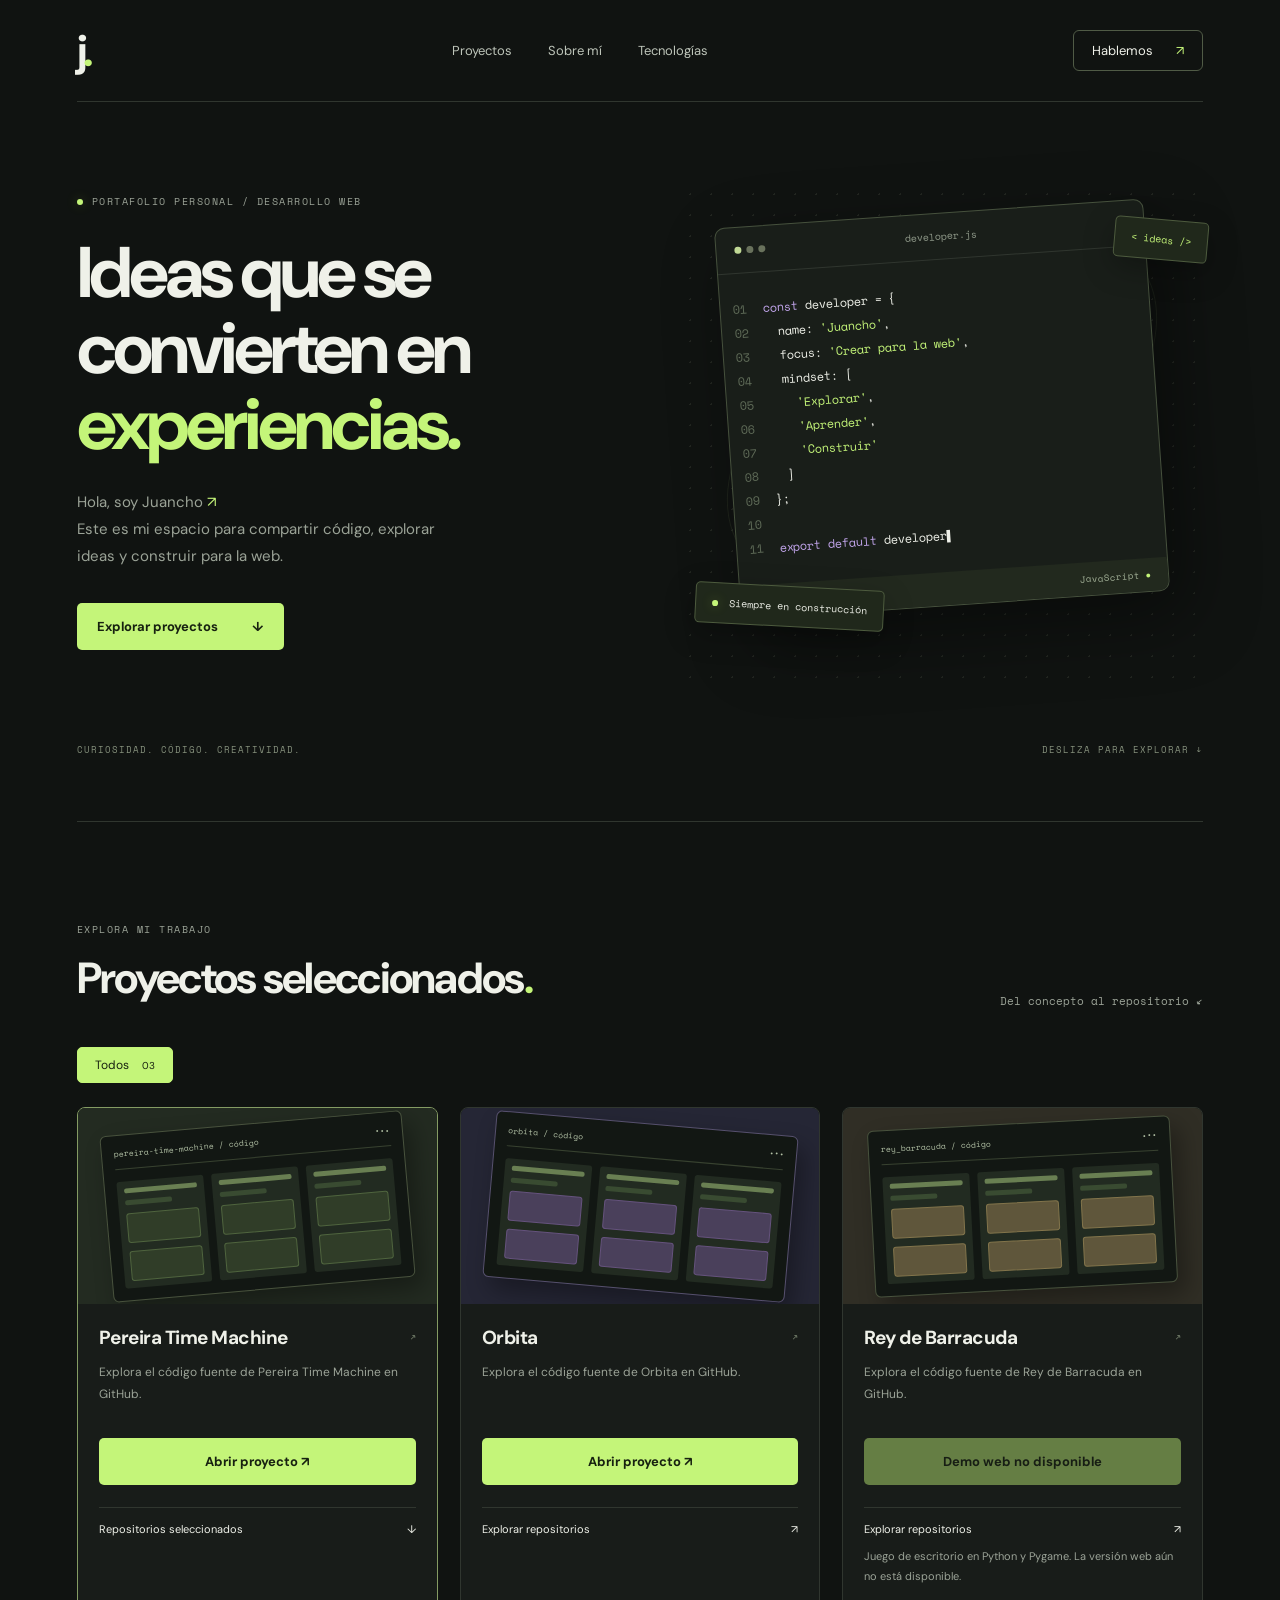
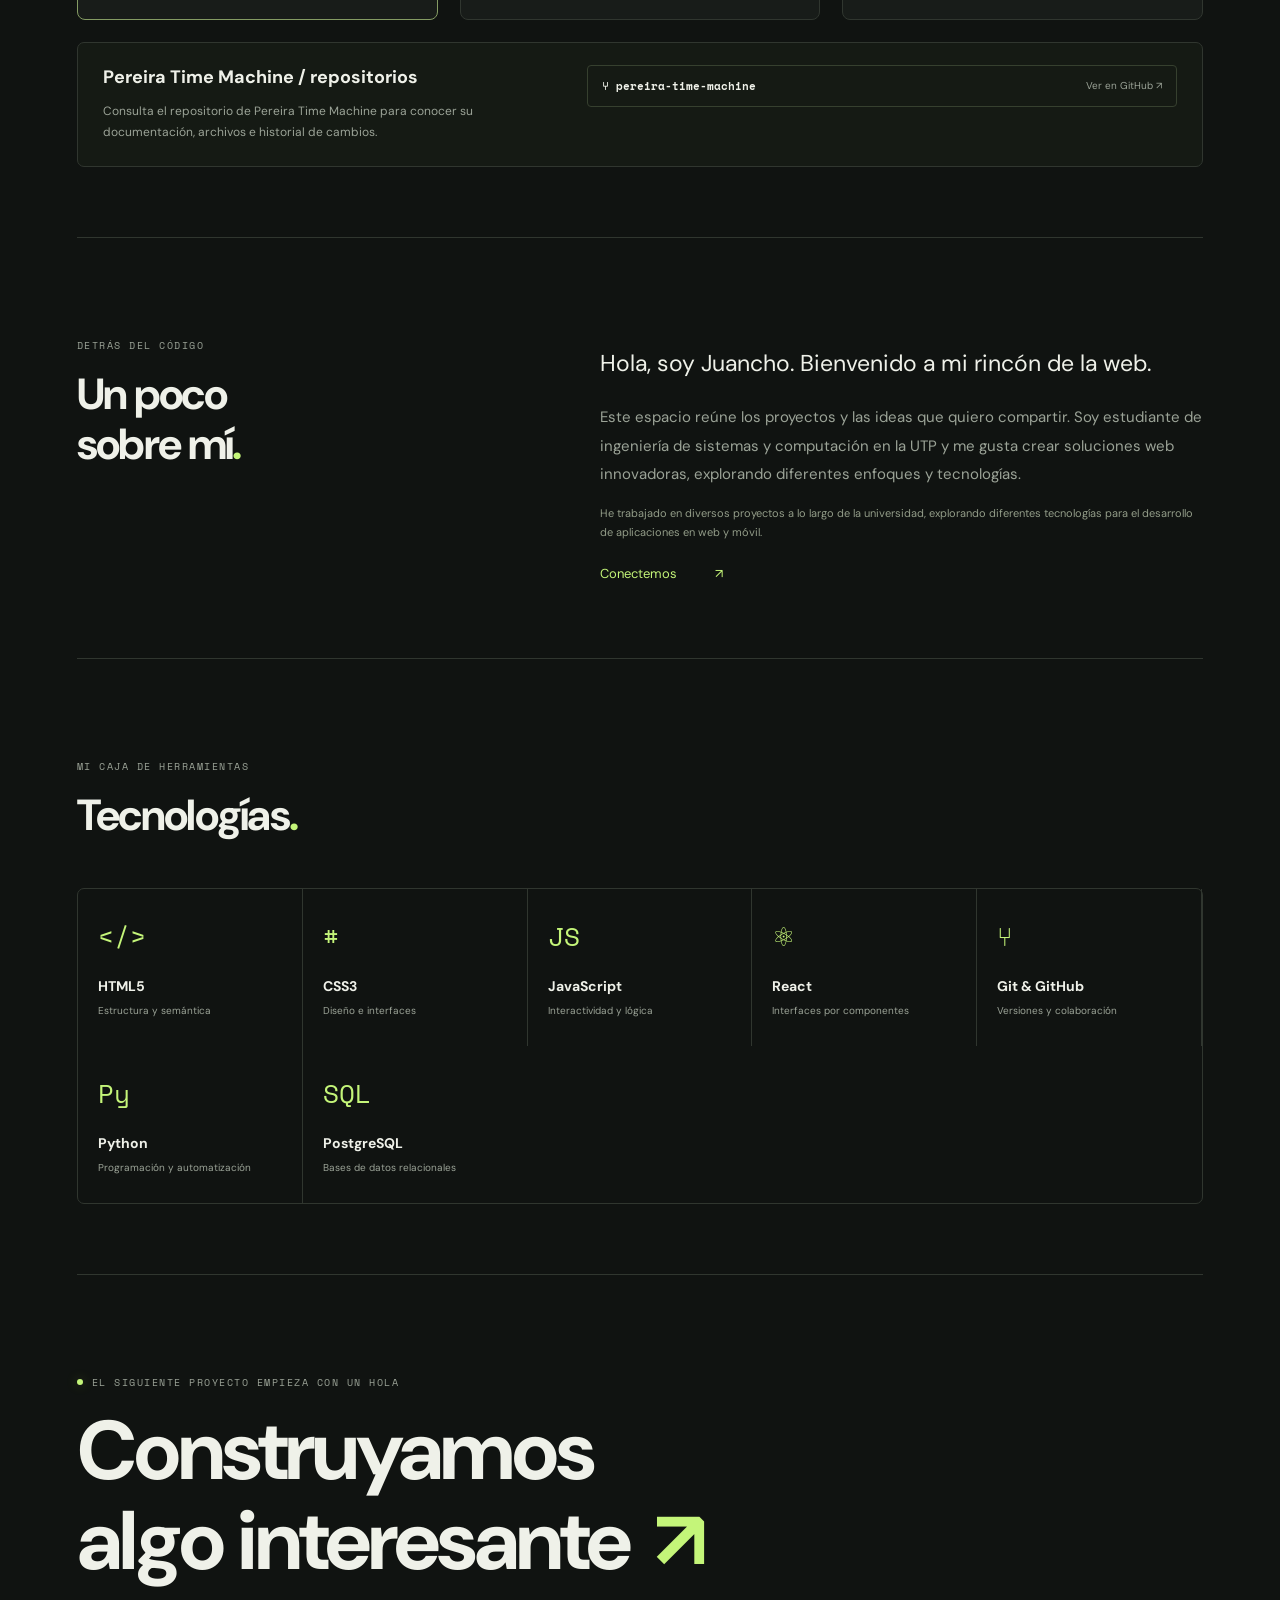
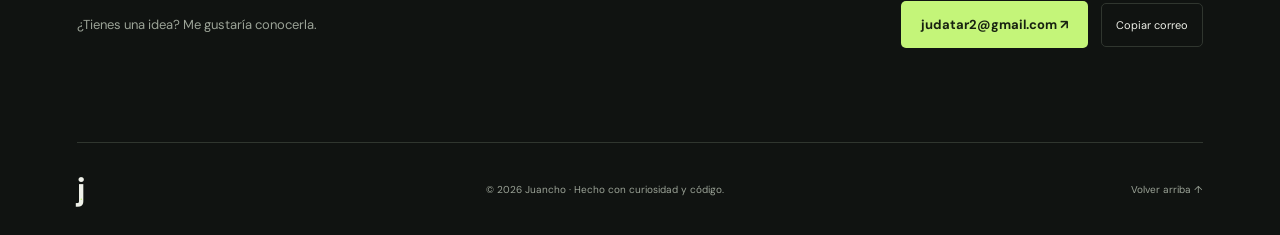
<file: index.html>
<!doctype html>
<html lang="es">
<head>
  <meta charset="UTF-8">
  <meta name="viewport" content="width=device-width, initial-scale=1">
  <meta name="description" content="Portafolio de desarrollo de Juancho. Explora proyectos, tecnologías y formas de contacto.">
  <meta name="theme-color" content="#101311">
  <title>Juancho — Portafolio de desarrollo</title>
  <link rel="stylesheet" href="styles.css">
  <script src="script.js" defer></script>
</head>
<body>
  <header class="header container">
    <a class="logo" href="#inicio" aria-label="Juancho, inicio">j<span>.</span></a>
    <nav aria-label="Navegación principal">
      <a href="#proyectos">Proyectos</a><a href="#sobre-mi">Sobre mí</a><a href="#tecnologias">Tecnologías</a>
    </nav>
    <a class="contact-link" href="#contacto">Hablemos <span aria-hidden="true">↗</span></a>
  </header>

  <main>
    <section class="hero container" id="inicio">
      <div class="hero-copy">
        <p class="eyebrow"><span class="status-dot"></span> PORTAFOLIO PERSONAL / DESARROLLO WEB</p>
        <h1>Ideas que se<br>convierten en<br><span>experiencias.</span></h1>
        <p class="intro">Hola, soy Juancho <span aria-hidden="true">↗</span><br>Este es mi espacio para compartir código, explorar ideas y construir para la web.</p>
        <a class="button primary" href="#proyectos">Explorar proyectos <span aria-hidden="true">↓</span></a>
      </div>
      <div class="code-art" aria-label="Ilustración de un editor de código">
        <div class="orbit orbit-one"></div><div class="orbit orbit-two"></div>
        <span class="floating-tag tag-top">&lt; ideas /&gt;</span>
        <div class="editor">
          <div class="editor-top"><div class="window-dots"><i></i><i></i><i></i></div><span>developer.js</span><span>⌘</span></div>
          <div class="editor-code"><div><b>01</b><span class="purple">const</span> developer = {</div><div><b>02</b>  name: <span class="green">'Juancho'</span>,</div><div><b>03</b>  focus: <span class="green">'Crear para la web'</span>,</div><div><b>04</b>  mindset: [</div><div><b>05</b>    <span class="green">'Explorar'</span>,</div><div><b>06</b>    <span class="green">'Aprender'</span>,</div><div><b>07</b>    <span class="green">'Construir'</span></div><div><b>08</b>  ]</div><div><b>09</b>};</div><div><b>10</b></div><div><b>11</b><span class="purple">export default</span> developer<span class="cursor">▌</span></div></div>
          <div class="editor-bottom"><span>⑂ main</span><span>JavaScript <span class="green">●</span></span></div>
        </div>
        <span class="floating-tag tag-bottom"><span class="status-dot"></span> Siempre en construcción</span>
      </div>
      <div class="hero-foot"><span>CURIOSIDAD. CÓDIGO. CREATIVIDAD.</span><a href="#proyectos">DESLIZA PARA EXPLORAR ↓</a></div>
    </section>

    <section class="projects section container" id="proyectos">
      <div class="section-heading"><div><p class="eyebrow">EXPLORA MI TRABAJO</p><h2>Proyectos seleccionados<span>.</span></h2></div><span class="section-note">Del concepto al repositorio ↙</span></div>
      <div class="filters" role="group" aria-label="Filtrar proyectos por tecnología"><button class="active" data-filter="Todos" aria-pressed="true">Todos <span>03</span></button></div>
      <div class="project-grid" id="project-grid"></div>
      <div class="project-detail" id="project-detail" aria-live="polite"></div>
    </section>

    <section class="about section container" id="sobre-mi">
      <div><p class="eyebrow">DETRÁS DEL CÓDIGO</p><h2>Un poco<br>sobre mí<span>.</span></h2></div>
      <div class="about-content"><p class="about-lead">Hola, soy Juancho. Bienvenido a mi rincón de la web.</p><p>Este espacio reúne los proyectos y las ideas que quiero compartir. Soy estudiante de ingeniería de sistemas y computación en la UTP y me gusta crear soluciones web innovadoras, explorando diferentes enfoques y tecnologías.</p><p class="demo-note">He trabajado en diversos proyectos a lo largo de la universidad, explorando diferentes tecnologías para el desarrollo de aplicaciones en web y móvil.</p><a class="text-link" href="#contacto">Conectemos <span aria-hidden="true">↗</span></a></div>
    </section>

    <section class="section container technologies" id="tecnologias">
      <div class="section-heading"><div><p class="eyebrow">MI CAJA DE HERRAMIENTAS</p><h2>Tecnologías<span>.</span></h2></div></div>
      <div class="tech-grid"><div><span class="tech-icon">&lt;/&gt;</span><h3>HTML5</h3><p>Estructura y semántica</p></div><div><span class="tech-icon">#</span><h3>CSS3</h3><p>Diseño e interfaces</p></div><div><span class="tech-icon">JS</span><h3>JavaScript</h3><p>Interactividad y lógica</p></div><div><span class="tech-icon">⚛</span><h3>React</h3><p>Interfaces por componentes</p></div><div><span class="tech-icon">⑂</span><h3>Git & GitHub</h3><p>Versiones y colaboración</p></div><div><span class="tech-icon">Py</span><h3>Python</h3><p>Programación y automatización</p></div><div><span class="tech-icon">SQL</span><h3>PostgreSQL</h3><p>Bases de datos relacionales</p></div></div>
    </section>

    <section class="contact section container" id="contacto"><p class="eyebrow"><span class="status-dot"></span> EL SIGUIENTE PROYECTO EMPIEZA CON UN HOLA</p><h2>Construyamos<br>algo interesante<span>↗</span></h2><div class="contact-bottom"><div><p>¿Tienes una idea? Me gustaría conocerla.</p></div><div class="contact-actions"><a class="button primary" id="email-link" href="mailto:judatar2@gmail.com">judatar2@gmail.com ↗</a><button class="copy-button" id="copy-email" disabled aria-label="Copiar correo electrónico">Copiar correo</button></div></div><p id="contact-status" role="status"></p></section>
  </main>
  <footer class="container"><a class="logo" href="#inicio">j<span>.</span></a><span>© <span id="year"></span> Juancho · Hecho con curiosidad y código.</span><a href="#inicio">Volver arriba ↑</a></footer>
</body>
</html>
</file>
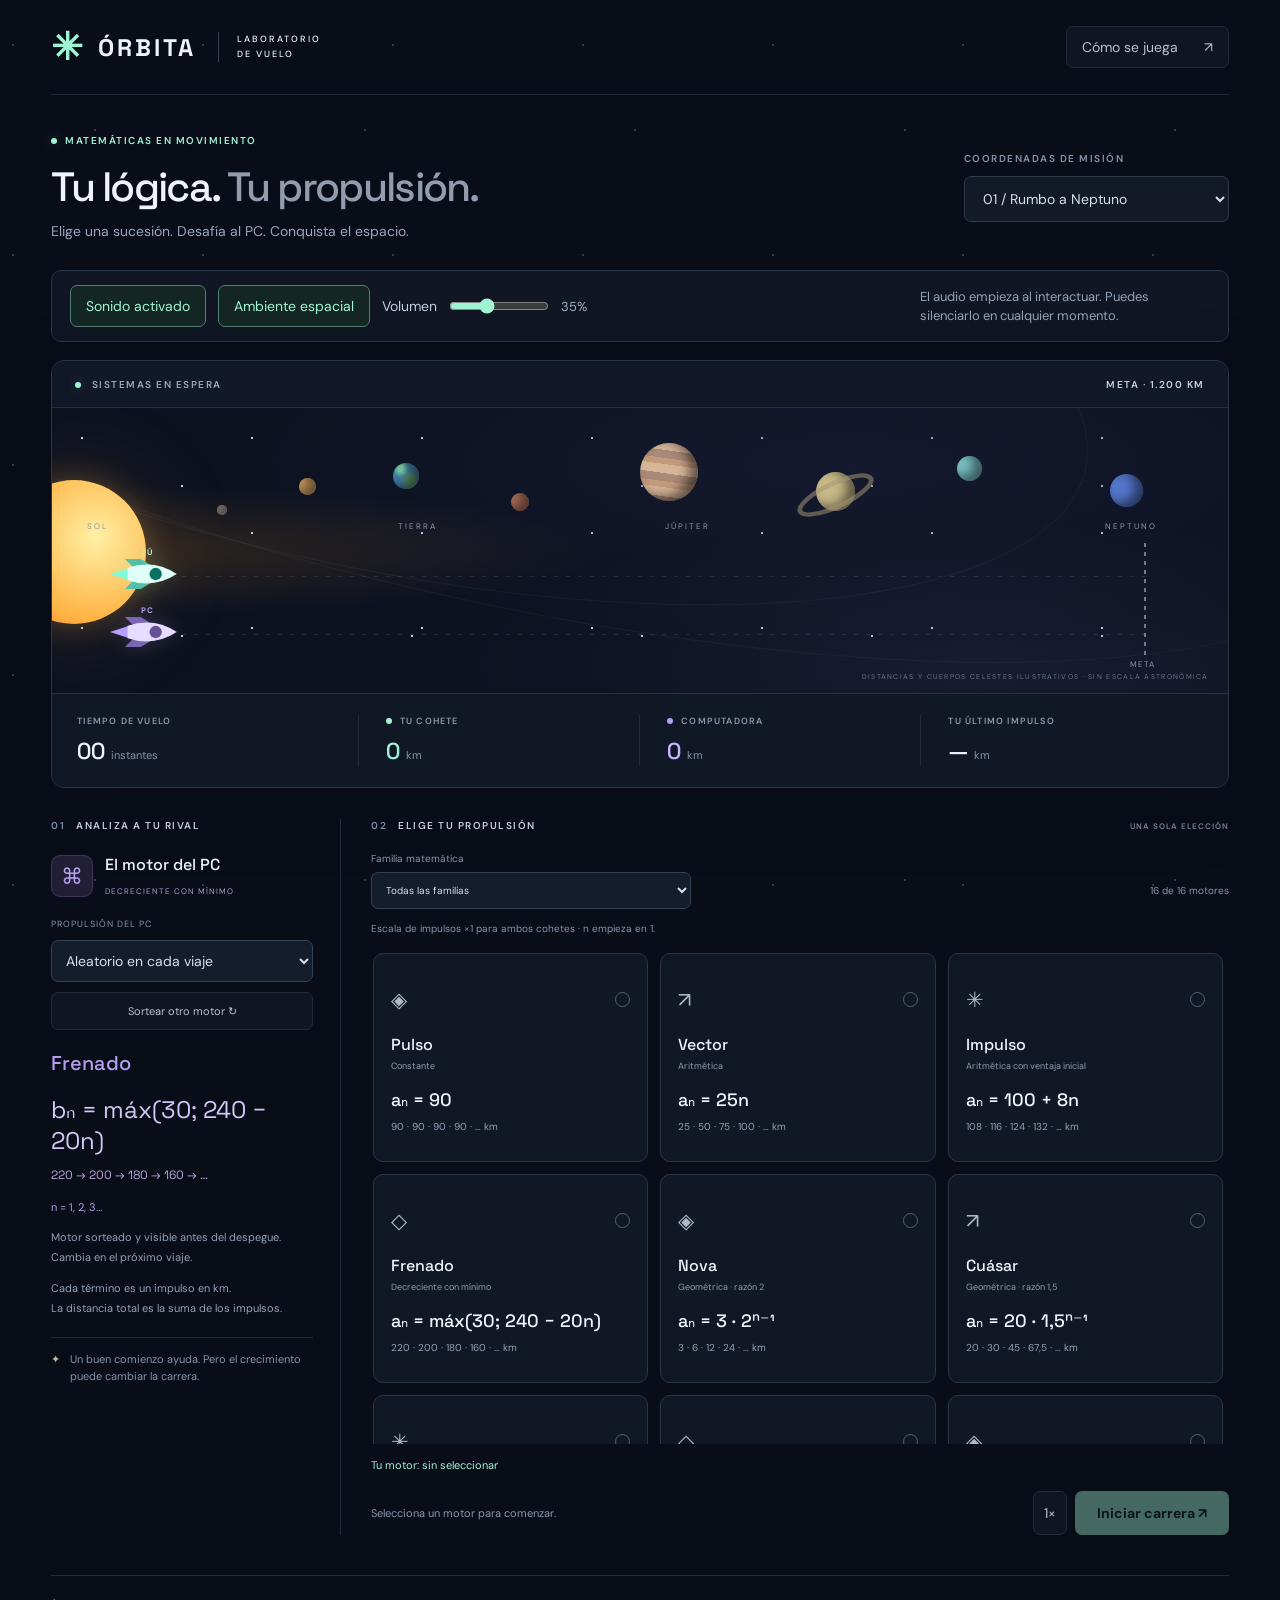
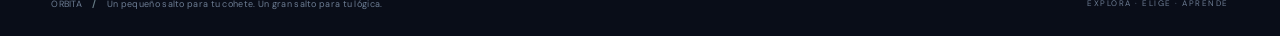
<file: proyectos/orbita/index.html>
<!DOCTYPE html>
<html lang="es"><head><meta charset="utf-8"><meta name="viewport" content="width=device-width,initial-scale=1"><meta name="theme-color" content="#090d18"><title>Órbita — Carrera matemática</title><meta name="description" content="Elige una sucesión, enciende motores y compite contra el PC en una carrera matemática por el universo."><link rel="stylesheet" href="style.css"></head>
<body><div class="stars" aria-hidden="true"></div><header><a href="./" class="brand"><span class="brand-icon">✳</span> ÓRBITA<span class="brand-sub">LABORATORIO DE VUELO</span></a><button class="quiet" id="help">Cómo se juega <span>↗</span></button></header>
<main><div class="intro"><div><div class="eyebrow"><span class="live-dot"></span> MATEMÁTICAS EN MOVIMIENTO</div><h1>Tu lógica. <span>Tu propulsión.</span></h1><p>Elige una sucesión. Desafía al PC. Conquista el espacio.</p></div><div class="mission-select"><label for="mission">COORDENADAS DE MISIÓN</label><select id="mission"><option value="0">01 / Rumbo a Neptuno</option><option value="1">02 / Espacio interestelar</option><option value="2">03 / Hacia otra galaxia</option></select></div></div>
<section class="audio-toolbar" aria-label="Controles de audio"><div class="audio-actions"><button id="soundToggle" class="quiet" aria-pressed="true">Sonido activado</button><button id="ambienceToggle" class="quiet" aria-pressed="true">Ambiente espacial</button><label for="soundVolume">Volumen <input type="range" id="soundVolume" min="0" max="100" value="35"><output id="volumeValue" for="soundVolume">35%</output></label></div><p>El audio empieza al interactuar. Puedes silenciarlo en cualquier momento.</p></section><section class="race-panel" aria-label="Carrera espacial"><div class="panel-top"><span><i class="live-dot"></i> <span id="raceState">SISTEMAS EN ESPERA</span></span><span id="destination">META · 1.200 KM</span></div><div class="space" id="space"><div class="nebula"></div><div class="orbit orbit1"></div><div class="orbit orbit2"></div><div class="sun"></div><div class="planet p1"></div><div class="planet p2"></div><div class="planet p3"></div><div class="planet p4"></div><div class="planet p5"></div><div class="planet p6"></div><div class="planet p7"></div><div class="planet p8"></div><div class="waypoints"><span>SOL</span><span>TIERRA</span><span>JÚPITER</span><span id="endName">NEPTUNO</span></div><div class="track t1"></div><div class="track t2"></div><div class="finish"><span>META</span></div><div class="ship player" id="playerShip"><span class="ship-tag">TÚ</span><svg viewBox="0 0 82 40" aria-hidden="true"><path class="flame" d="M22 13L0 20l22 7Z" fill="#81fbd6"/><path d="M27 13L17 3h18l15 9M27 27L17 37h18l15-9" fill="#53bfa9"/><path d="M20 13Q50 3 76 20Q50 37 20 27Z" fill="#e0fff6"/><circle cx="52" cy="20" r="7" fill="#0a705f"/></svg></div><div class="ship computer" id="pcShip"><span class="ship-tag">PC</span><svg viewBox="0 0 82 40" aria-hidden="true"><path class="flame" d="M22 13L0 20l22 7Z" fill="#b5a1ff"/><path d="M27 13L17 3h18l15 9M27 27L17 37h18l15-9" fill="#7b66b6"/><path d="M20 13Q50 3 76 20Q50 37 20 27Z" fill="#e4ddff"/><circle cx="52" cy="20" r="7" fill="#645097"/></svg></div><div class="scene-caption">DISTANCIAS Y CUERPOS CELESTES ILUSTRATIVOS · SIN ESCALA ASTRONÓMICA</div></div><div class="telemetry"><div><span class="stat-label">TIEMPO DE VUELO</span><strong><span id="tick">00</span> <small>instantes</small></strong></div><div><span class="stat-label"><b class="dot mint"></b> TU COHETE</span><strong id="playerDistance">0 <small>km</small></strong></div><div><span class="stat-label"><b class="dot purple"></b> COMPUTADORA</span><strong id="pcDistance">0 <small>km</small></strong></div><div><span class="stat-label">TU ÚLTIMO IMPULSO</span><strong id="impulse">— <small>km</small></strong></div></div></section>
<div class="control-grid"><section class="rival"><div class="section-label">01 <span>ANALIZA A TU RIVAL</span></div><div class="rival-title"><span class="pc-icon">⌘</span><div><h2>El motor del PC</h2><span class="badge">SUCESIÓN ARITMÉTICA</span></div></div><div class="opponent-controls"><label for="pcSelect">PROPULSIÓN DEL PC</label><select id="pcSelect"></select><button class="quiet" id="shufflePc">Sortear otro motor ↻</button></div><h3 id="pcName" class="pc-name"></h3><div class="formula" id="pcFormula">bₙ = 20n</div><div class="terms" id="pcTerms">20 → 40 → 60 → 80 → …</div><p id="pcDefinition" class="definition"></p><p id="opponentNote"></p><p>Cada término es un impulso en km.<br>La distancia total es la suma de los impulsos.</p><div class="tip"><span>✦</span><span id="tip">Un buen comienzo ayuda. Pero el crecimiento puede cambiar la carrera.</span></div></section>
<section class="strategy"><div class="section-label">02 <span>ELIGE TU PROPULSIÓN</span><span class="choice-note">UNA SOLA ELECCIÓN</span></div><div class="catalog-toolbar"><label for="familyFilter">Familia matemática<select id="familyFilter"><option value="all">Todas las familias</option><option value="basic">Constantes y aritméticas</option><option value="geometric">Geométricas</option><option value="power">Potencias</option><option value="slow">Raíz, logaritmo y armónica</option><option value="special">Sucesiones especiales</option></select></label><span id="catalogCount"></span></div><p id="missionScale" class="catalog-note"></p><div class="cards" id="cards"></div><p id="selectedMotor" class="selected-motor" aria-live="polite"></p><div class="launch-row"><span id="selectionHint">Selecciona un motor para comenzar.</span><div class="launch-controls"><button id="speed" class="quiet speed" aria-label="Cambiar velocidad de simulación">1×</button><button id="pause" class="quiet" hidden>Pausar</button><button id="launch" class="launch" disabled>Iniciar carrera <span>↗</span></button></div></div></section></div>
<section class="result" id="result" hidden aria-live="polite"></section><section class="log-panel" id="logPanel" hidden><div class="section-label">03 <span>BITÁCORA DE VUELO</span></div><p>Los impulsos se suman al final de cada instante. En el último se compara qué cohete cruza primero, con avance uniforme dentro del instante.</p><div class="table-scroll"><table><thead><tr><th>Instante</th><th>Tu impulso</th><th>Tu distancia</th><th>Impulso PC</th><th>Distancia PC</th></tr></thead><tbody id="log"></tbody></table></div></section>
<footer><span>ÓRBITA <b>/</b> Un pequeño salto para tu cohete. Un gran salto para tu lógica.</span><span>EXPLORA · ELIGE · APRENDE</span></footer></main>
<dialog id="helpDialog"><button id="closeHelp" class="close" aria-label="Cerrar instrucciones">×</button><div class="eyebrow">MANUAL DE VUELO</div><h2>La matemática es tu combustible.</h2><ol><li>El PC puede usar cualquiera de los 16 motores: sortéalo o elígelo antes de despegar. Observa su sucesión: te dice cuántos kilómetros avanza en cada instante.</li><li>Elige uno de los 16 motores de tu catálogo. Filtra por familia y compara su fórmula y sus primeros términos con los del PC. Ambos pueden usar el mismo motor.</li><li>Inicia la carrera: ambos salen del Sol, en la misma posición. La escala de misión multiplica los impulsos de los dos por igual. Los impulsos se acumulan.</li><li>Gana quien cruce primero la meta. Revisa la bitácora y prueba otra estrategia.</li></ol><p>Ejemplo: con aₙ = 10n, avanzas 10, 20 y 30 km. Tras tres instantes llevas 60 km. Usamos n = 1, 2, 3…</p><p>Audio: usa los controles de sonido, ambiente y volumen sobre el tablero. El audio se detiene al pausar o cambiar de pestaña; tus ajustes se guardan en este navegador.</p><p>La ruta es una representación de juego: las distancias no corresponden a las reales. «Serie» se usa aquí como suma de una sucesión de impulsos.</p><button class="launch" id="understood">Entendido, comandante ↗</button></dialog><script src="audio.js"></script><script src="game.js"></script></body></html>
</file>
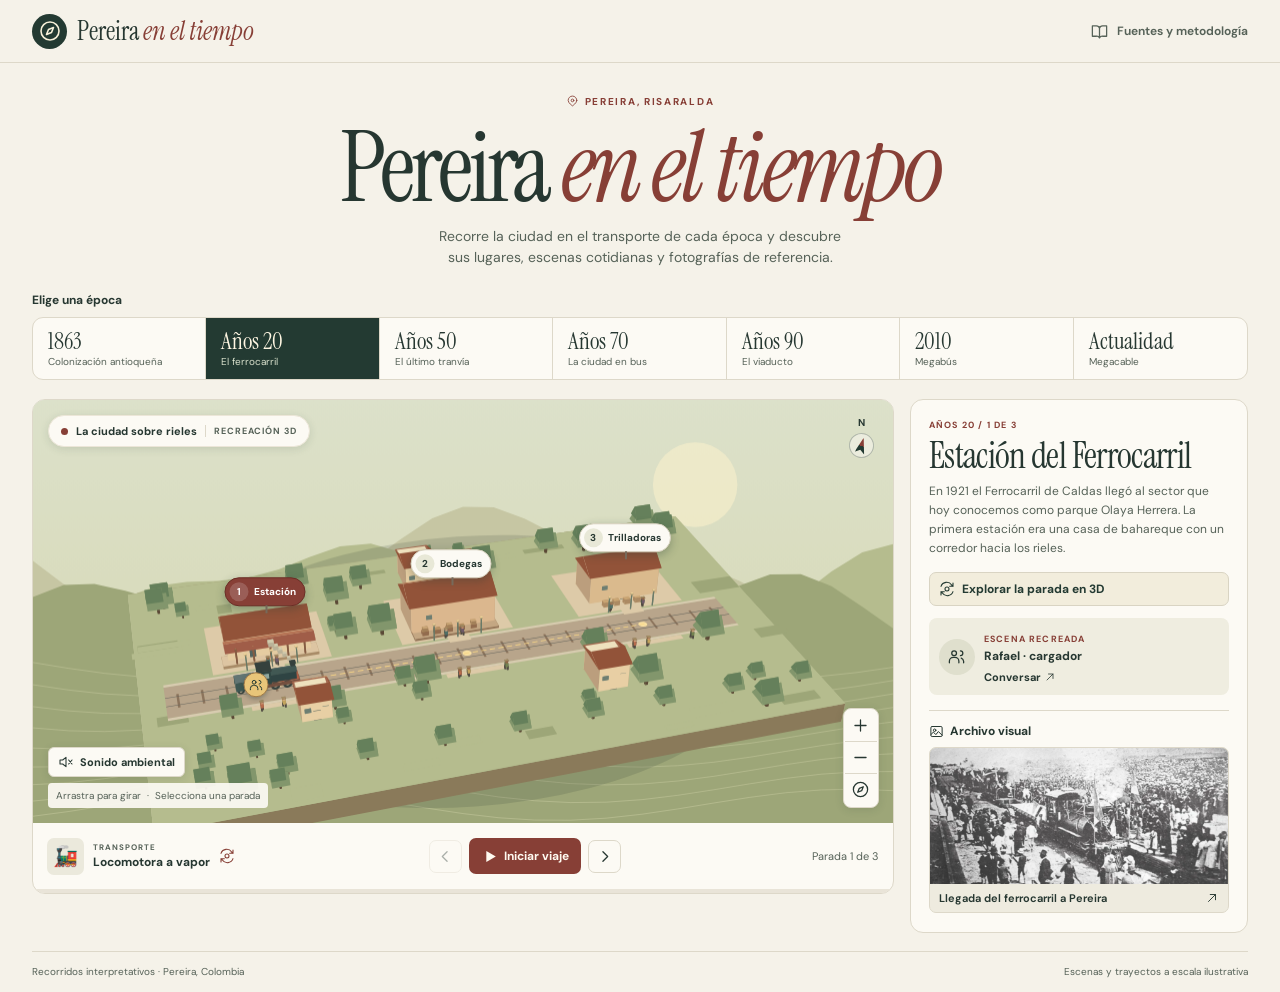
<file: proyectos/pereira-time-machine/index.html>
<!doctype html>
<html lang="es">
<head>
<meta charset="utf-8">
<meta name="viewport" content="width=device-width, initial-scale=1">
<meta name="theme-color" content="#f4f1e8">
<meta name="description" content="Recorre siete épocas de Pereira en un mapa animado y explora las referencias históricas de cada parada.">
<title>Pereira en el tiempo</title>
<link rel="stylesheet" href="style.css">
<script src="history.js" defer></script>
<script src="monument.js" defer></script>
<script src="map.js" defer></script>
<script src="sound.js" defer></script>
<script src="app.js" defer></script>
</head>
<body>
<svg class="symbols" aria-hidden="true" xmlns="http://www.w3.org/2000/svg">
<symbol id="i-compass" viewBox="0 0 24 24"><circle cx="12" cy="12" r="9"/><path d="m15.5 8.5-2 5-5 2 2-5z"/></symbol>
<symbol id="i-pin" viewBox="0 0 24 24"><path d="M20 10c0 5-8 10-8 10S4 15 4 10a8 8 0 1 1 16 0Z"/><circle cx="12" cy="10" r="2.5"/></symbol>
<symbol id="i-book" viewBox="0 0 24 24"><path d="M12 6v14M3 5h5a4 4 0 0 1 4 3 4 4 0 0 1 4-3h5v13h-5a4 4 0 0 0-4 2 4 4 0 0 0-4-2H3z"/></symbol>
<symbol id="i-play" viewBox="0 0 24 24"><path d="m8 5 12 7-12 7z" fill="currentColor" stroke="none"/></symbol>
<symbol id="i-pause" viewBox="0 0 24 24"><path d="M9 5v14m6-14v14" stroke-width="3"/></symbol>
<symbol id="i-back" viewBox="0 0 24 24"><path d="m14 6-6 6 6 6"/></symbol>
<symbol id="i-next" viewBox="0 0 24 24"><path d="m10 6 6 6-6 6"/></symbol>
<symbol id="i-reset" viewBox="0 0 24 24"><path d="M3 5v6h6M4 11a8 8 0 1 1 1.5 6"/></symbol>
<symbol id="i-plus" viewBox="0 0 24 24"><path d="M12 5v14M5 12h14"/></symbol>
<symbol id="i-minus" viewBox="0 0 24 24"><path d="M5 12h14"/></symbol>
<symbol id="i-people" viewBox="0 0 24 24"><circle cx="9" cy="8" r="3"/><path d="M3 20v-2a5 5 0 0 1 5-5h2a5 5 0 0 1 5 5v2m2-15a3 3 0 0 1 0 6m1 3a5 5 0 0 1 3 4v2"/></symbol>
<symbol id="i-image" viewBox="0 0 24 24"><rect x="3" y="4" width="18" height="16" rx="2"/><circle cx="9" cy="10" r="2"/><path d="m3 17 4-4 4 4 4-5 6 6"/></symbol>
<symbol id="i-link" viewBox="0 0 24 24"><path d="M6 18 18 6M9 6h9v9"/></symbol>
<symbol id="i-close" viewBox="0 0 24 24"><path d="m6 6 12 12M18 6 6 18"/></symbol>
<symbol id="i-volume" viewBox="0 0 24 24"><path d="M3 9v6h4l5 4V5L7 9zM15 9a4 4 0 0 1 0 6m3-9a8 8 0 0 1 0 12"/></symbol>
<symbol id="i-muted" viewBox="0 0 24 24"><path d="M3 9v6h4l5 4V5L7 9zM16 9l5 6m0-6-5 6"/></symbol>
<symbol id="i-orbit" viewBox="0 0 24 24"><path d="M3 8a9 9 0 0 1 16-2l2 2m0-5v5h-5m5 8a9 9 0 0 1-16 2l-2-2m0 5v-5h5"/><circle cx="12" cy="12" r="3"/></symbol>
</svg>
<header class="masthead">
  <a href="./" class="brand"><span class="brand-mark"><svg><use href="#i-compass"/></svg></span><span>Pereira <i>en el tiempo</i></span></a>
  <button class="text-button" id="open-sources"><svg><use href="#i-book"/></svg> Fuentes y metodología</button>
</header>
<main>
  <section class="intro" aria-labelledby="title">
    <div class="location"><svg><use href="#i-pin"/></svg> PEREIRA, RISARALDA</div>
    <h1 id="title">Pereira <em>en el tiempo</em></h1>
    <p>Recorre la ciudad en el transporte de cada época y descubre<br class="wide"> sus lugares, escenas cotidianas y fotografías de referencia.</p>
  </section>

  <section class="timeline" aria-labelledby="timeline-title">
    <h2 id="timeline-title">Elige una época</h2>
    <div class="era-list" id="eras" role="group" aria-label="Épocas del recorrido"></div>
  </section>

  <div class="explorer">
    <section class="map-panel" aria-label="Mapa interactivo en tres dimensiones">
      <div id="stage" class="stage">
        <canvas id="map" tabindex="0" aria-label="Vista 3D. Usa las flechas del teclado para girar."></canvas>
        <div class="map-heading"><span class="indicator"></span><span id="map-era"></span><small>RECREACIÓN 3D</small></div>
        <div class="north" aria-hidden="true"><span>N</span><i id="north-arrow"></i></div>
        <div class="pins"><div id="pins"></div><button id="npc-map" type="button" title="Conversar con el personaje" aria-label="Conversar con el personaje"><svg aria-hidden="true"><use href="#i-people"/></svg></button></div>
        <div class="map-tools" role="group" aria-label="Controles del mapa">
          <button id="zoom-in" title="Acercar" aria-label="Acercar"><svg><use href="#i-plus"/></svg></button>
          <button id="zoom-out" title="Alejar" aria-label="Alejar"><svg><use href="#i-minus"/></svg></button>
          <button id="reset-camera" title="Restablecer vista" aria-label="Restablecer vista"><svg><use href="#i-compass"/></svg></button>
        </div>
        <button id="sound-toggle" class="sound-toggle" type="button" aria-pressed="false" hidden><svg aria-hidden="true"><use href="#i-muted"/></svg> Sonido ambiental</button>
        <div class="map-hint">Arrastra para girar <span>·</span> Selecciona una parada</div>
      </div>
      <div class="journey">
        <button id="open-vehicle-model" class="vehicle vehicle-model" type="button">
          <span id="vehicle-icon" aria-hidden="true"></span><span><small>TRANSPORTE</small><strong id="vehicle-name"></strong></span>
          <svg class="vehicle-orbit" aria-hidden="true"><use href="#i-orbit"/></svg>
        </button>
        <div class="play-controls">
          <button id="prev" class="step-control" title="Parada anterior" aria-label="Parada anterior"><svg><use href="#i-back"/></svg></button>
          <button id="play" class="play"><svg><use href="#i-play"/></svg><span>Iniciar viaje</span></button>
          <button id="next" class="step-control" title="Siguiente parada" aria-label="Siguiente parada"><svg><use href="#i-next"/></svg></button>
        </div>
        <div class="route-count" id="route-count"></div>
        <progress id="route-progress" aria-label="Progreso del recorrido" max="1" value="0"></progress>
      </div>
    </section>

    <aside class="site-panel" aria-labelledby="place-title">
      <div class="place">
        <div class="place-kicker" id="place-kicker"></div>
        <h2 id="place-title"></h2>
        <p id="place-context"></p>
        <button id="open-place-model" class="model-button" type="button"><svg aria-hidden="true"><use href="#i-orbit"/></svg><span>Explorar la parada en 3D</span></button>
      </div>
      <section class="encounter" aria-labelledby="npc-name">
        <div class="portrait" aria-hidden="true"><svg><use href="#i-people"/></svg></div>
        <div><span class="encounter-type">ESCENA RECREADA</span><h3 id="npc-name"></h3><button id="npc-open" class="line-button" aria-controls="npc-line" aria-expanded="false">Escuchar al personaje <span aria-hidden="true">↗</span></button></div>
        <div id="npc-line" class="dialogue" hidden></div>
      </section>
      <section id="archive" class="archive" aria-labelledby="archive-title">
        <h3 id="archive-title"><svg><use href="#i-image"/></svg> Archivo visual</h3>
        <div id="photos"></div>
      </section>
    </aside>
  </div>
  <footer><span>Recorridos interpretativos · Pereira, Colombia</span><span>Escenas y trayectos a escala ilustrativa</span></footer>
</main>
<dialog id="dialog" aria-labelledby="dialog-title">
  <div class="dialog-head"><h2 id="dialog-title"></h2><button id="dialog-close" class="step-control" aria-label="Cerrar"><svg><use href="#i-close"/></svg></button></div>
  <div id="dialog-body"></div>
</dialog>
<div id="announcement" class="sr-only" aria-live="polite"></div>
</body>
</html>
</file>
<file: styles.css>
@import url('https://fonts.googleapis.com/css2?family=DM+Sans:wght@400;500;600;700&family=Space+Mono:wght@400;700&display=swap');

:root{--bg:#101311;--surface:#181c19;--line:#30362f;--text:#eff1e9;--muted:#9bA397;--accent:#c4f579;--mono:'Space Mono',monospace;--sans:'DM Sans',Arial,sans-serif;color-scheme:dark}
*{box-sizing:border-box}html{scroll-behavior:smooth;scroll-padding-top:30px}body{margin:0;background:var(--bg);color:var(--text);font-family:var(--sans);font-size:15px}a{color:inherit;text-decoration:none}button{font:inherit;cursor:pointer}a,button{-webkit-tap-highlight-color:transparent}button:disabled{cursor:default;opacity:.45}a:focus-visible,button:focus-visible{outline:2px solid var(--accent);outline-offset:6px}.container{width:min(1200px,88%);margin-inline:auto}.header{height:102px;display:flex;align-items:center;justify-content:space-between;border-bottom:1px solid var(--line)}.logo{font-size:44px;font-weight:700;letter-spacing:-5px;line-height:1}.logo span,h2>span{color:var(--accent)}nav{display:flex;gap:36px;font-size:13px;color:#bdc4b9}nav a:hover,.text-link:hover,footer a:hover{color:var(--accent)}.contact-link{border:1px solid #505b46;border-radius:6px;padding:11px 18px;font-size:13px}.contact-link span{margin-left:20px;color:var(--accent)}.hero{min-height:720px;padding-top:82px;display:grid;grid-template-columns:1.1fr 1fr;position:relative;gap:28px}.eyebrow{font:10px var(--mono);letter-spacing:1.5px;color:var(--muted);display:flex;align-items:center;gap:9px}.status-dot{display:inline-block;width:6px;height:6px;border-radius:50%;background:var(--accent);box-shadow:0 0 12px #c4f54444;flex-shrink:0}h1{font-size:clamp(48px,5.6vw,78px);line-height:1.06;letter-spacing:-4px;margin:26px 0}h1>span{color:var(--accent)}.intro{font-size:15px;color:var(--muted);max-width:360px;line-height:1.8}.intro>span{color:var(--accent)}.button{display:inline-flex;align-items:center;justify-content:space-between;gap:34px;padding:15px 20px;border-radius:5px;font-size:13px;font-weight:700}.primary{background:var(--accent);color:#172110;transition:background .2s,transform .2s}.primary:hover{background:#d6ffa0;transform:translateY(-2px)}.hero .button{margin-top:18px}.code-art{position:relative;display:flex;align-items:center;justify-content:center;padding-bottom:50px;background-image:radial-gradient(#8b987b25 1px,transparent 1px);background-size:21px 21px;min-width:0}.editor{position:relative;background:#191e19;border:1px solid #46513d;border-radius:10px;width:100%;max-width:430px;transform:rotate(-4deg);box-shadow:18px 26px 70px #0006;overflow:hidden}.editor-top{display:flex;align-items:center;justify-content:space-between;padding:15px 18px;border-bottom:1px solid var(--line);color:#919b8b;font:10px var(--mono)}.window-dots{display:flex;gap:5px}.window-dots i{width:7px;height:7px;border-radius:50%;background:#69725c}.window-dots i:first-child{background:#c0d995}.editor-code{padding:24px 12px;font:12px/2 var(--mono);white-space:pre}.editor-code b{display:inline-block;width:30px;color:#5e6a57;font-weight:400}.green{color:var(--accent)}.purple{color:#c3a6ed}.editor-bottom{padding:10px 17px;background:#22291e;display:flex;justify-content:space-between;font:9px var(--mono);color:#a4b299}.floating-tag{position:absolute;z-index:2;background:#20281b;border:1px solid #4d5b3e;padding:12px 16px;font:10px var(--mono);border-radius:5px;box-shadow:0 10px 30px #0004}.tag-top{right:-5px;top:35px;transform:rotate(5deg);color:var(--accent)}.tag-bottom{bottom:58px;left:15px;transform:rotate(3deg)}.tag-bottom .status-dot{margin-right:5px}.orbit{position:absolute;border:1px solid #57644535;border-radius:50%;width:390px;height:390px;transform:rotate(30deg)}.orbit-two{width:490px;height:270px;transform:rotate(-35deg)}.hero-foot{grid-column:1/-1;display:flex;justify-content:space-between;border-bottom:1px solid var(--line);padding:30px 0;font:9px var(--mono);letter-spacing:1px;color:#85907c}.section{padding-top:90px;padding-bottom:70px;border-bottom:1px solid var(--line)}.section-heading{display:flex;align-items:flex-end;justify-content:space-between;gap:20px}h2{font-size:clamp(32px,3.4vw,46px);letter-spacing:-1.7px;line-height:1.15;margin:16px 0}.section-note{color:var(--muted);font:11px var(--mono);padding-bottom:10px}.demo-note{color:#929c88;font-size:11px;line-height:1.7}.filters{display:flex;gap:8px;margin:28px 0 24px;flex-wrap:wrap}.filters button{padding:9px 17px;border:1px solid var(--line);border-radius:5px;background:transparent;color:var(--muted);font-size:12px}.filters button.active{background:var(--accent);border-color:var(--accent);color:#172110}.filters button span{margin-left:10px;font-size:10px}.project-grid{display:grid;grid-template-columns:repeat(3,1fr);gap:22px}.project-card{background:var(--surface);border:1px solid var(--line);border-radius:8px;overflow:hidden}.project-card.selected{border-color:#849b63}.project-preview{height:196px;display:flex;align-items:center;justify-content:center;padding:28px;background:#232b21;overflow:hidden}.project-preview.indigo{background:#252635}.project-preview.sand{background:#302e25}.mini-app{width:100%;background:#121713;border:1px solid #48523d;border-radius:6px;padding:12px;transform:rotate(-5deg);box-shadow:8px 12px 25px #0005}.mini-header{font:8px var(--mono);display:flex;justify-content:space-between;color:#b3c2a6;border-bottom:1px solid #384230;padding-bottom:9px}.mini-columns{display:flex;gap:8px;margin-top:12px}.mini-columns>div{flex:1;background:#222b21;border-radius:3px;padding:7px}.mini-line{height:5px;background:#697f52;margin-bottom:7px;border-radius:2px}.mini-line:nth-child(2){width:65%;background:#394b31}.mini-block{height:30px;background:#303d28;border:1px solid #4f643e;margin-top:8px;border-radius:3px}.indigo .mini-app{transform:rotate(5deg);border-color:#56506d}.indigo .mini-block{background:#4a405b;border-color:#65527d}.sand .mini-app{transform:rotate(-3deg)}.sand .mini-block{background:#5f563b;border-color:#82744b}.project-body{padding:21px}.project-top{display:flex;justify-content:space-between;align-items:center}.project-top h3{font-size:19px;margin:0;letter-spacing:-.5px}.project-number{font:10px var(--mono);color:#76816d}.project-body>p{font-size:12px;color:var(--muted);line-height:1.8;min-height:44px}.tags{display:flex;gap:6px;flex-wrap:wrap}.tags span{font:9px var(--mono);padding:5px 7px;border:1px solid #394131;border-radius:3px;color:#b8c5aa}.project-open{width:100%;margin-top:22px;padding:14px 0 0;display:flex;justify-content:space-between;border:0;border-top:1px solid var(--line);background:transparent;color:var(--text);font-size:11px}.project-open:hover{color:var(--accent)}.project-detail{margin-top:22px;padding:22px 25px;border:1px solid var(--line);border-radius:7px;display:grid;grid-template-columns:1fr 1.3fr;gap:30px;background:#151a14}.project-detail h3{margin:0 0 10px;font-size:18px}.project-detail p{color:var(--muted);font-size:12px;line-height:1.8;margin-bottom:0}.detail-repos{display:flex;flex-direction:column;gap:10px}.repo-row{padding:12px 14px;border:1px solid #36402f;border-radius:4px;display:flex;justify-content:space-between;gap:15px;font:11px var(--mono);align-items:center}.repo-row span{color:var(--muted);font:10px var(--sans)}.about{display:grid;grid-template-columns:1fr 1.3fr;gap:60px}.about-content{padding-top:18px;color:var(--muted);line-height:1.9}.about-lead{font-size:23px;line-height:1.5;color:var(--text);margin-top:0}.text-link{display:inline-block;margin-top:10px;font-size:13px;color:var(--accent)}.text-link span{margin-left:35px}.muted{color:var(--muted);font-size:13px}.tech-grid{display:grid;grid-template-columns:repeat(5,1fr);margin-top:32px;border:1px solid var(--line);border-radius:7px}.tech-grid>div{padding:28px 20px;border-right:1px solid var(--line)}.tech-grid>div:last-child{border:0}.tech-icon{font:26px var(--mono);color:var(--accent)}.tech-grid h3{font-size:14px;margin:22px 0 8px}.tech-grid p{font-size:10px;color:var(--muted);margin:0;line-height:1.5}.contact{padding-bottom:50px}.contact h2{font-size:clamp(44px,6.5vw,86px);line-height:1.08;letter-spacing:-3px}.contact h2>span{display:inline-block;margin-left:25px}.contact-bottom{display:flex;justify-content:space-between;align-items:center;gap:25px;color:var(--muted);font-size:13px}.contact-actions{display:flex;align-items:center;gap:13px;flex-wrap:wrap}.copy-button{background:transparent;border:1px solid var(--line);padding:14px;border-radius:5px;color:var(--text);font-size:11px}#contact-status{min-height:20px;font-size:12px;color:var(--accent)}footer{display:flex;align-items:center;justify-content:space-between;gap:24px;padding-block:30px}footer span,footer>a:last-child{font-size:10px;color:var(--muted)}footer .logo{font-size:32px}
@media(min-width:1500px){.hero{min-height:780px}}
@media(max-width:850px){.hero{grid-template-columns:1fr 1fr;min-height:650px}h1{letter-spacing:-2px}.editor-code{font-size:9px}.orbit{width:260px;height:300px}.orbit-two{width:310px;height:210px}.tag-top{top:70px}.project-grid{gap:12px}.project-body{padding:15px}.project-preview{padding:18px;height:160px}.tech-grid{grid-template-columns:repeat(3,1fr)}.tech-grid>div{border-bottom:1px solid var(--line)}.section-note{display:none}.about{gap:25px}.contact-bottom{align-items:flex-start;flex-direction:column}}
@media(max-width:600px){.container{width:88%}.header{height:80px}.logo{font-size:36px}nav{gap:16px;font-size:11px}nav a:last-child{display:none}.contact-link{padding:9px 11px;font-size:11px}.contact-link span{margin-left:7px}.hero{padding-top:48px;grid-template-columns:1fr;gap:0}.hero .eyebrow{font-size:8px;letter-spacing:1px}h1{font-size:56px;margin-top:23px}.intro{font-size:14px}.code-art{height:380px;margin-top:40px;padding:20px 5px 50px}.editor{max-width:340px}.editor-code{font-size:10px;padding:18px 10px}.tag-top{top:0;right:0}.tag-bottom{bottom:22px;left:0}.hero-foot{gap:20px;font-size:7px;line-height:1.6;padding:25px 0}.hero-foot a{text-align:right}.section{padding-block:55px}.project-grid{grid-template-columns:1fr;gap:22px}.project-preview{height:210px;padding:30px 50px}.project-body{padding:22px}.project-body>p{min-height:0}.project-detail{grid-template-columns:1fr;gap:20px;padding:20px}.about{grid-template-columns:1fr;gap:10px}.about h2 br{display:none}.about-lead{font-size:21px}.about-content{font-size:14px}.tech-grid{grid-template-columns:repeat(2,1fr)}.tech-grid>div{padding:24px 18px}.tech-grid>div:nth-child(2n){border-right:0}.tech-grid>div:last-child{border-right:1px solid var(--line)}.contact .eyebrow{font-size:8px;line-height:1.8;letter-spacing:.8px}.contact h2{font-size:47px}.contact h2>span{margin-left:10px}footer{flex-wrap:wrap;gap:18px}footer>span{max-width:180px;line-height:1.7}footer>a:last-child{margin-left:auto}}
@media(prefers-reduced-motion:reduce){html{scroll-behavior:auto}*,*::before,*::after{transition:none!important}}

.project-demo{width:100%;margin-top:20px;border:0;text-align:center;justify-content:center}.project-body>.demo-note{min-height:0;font-size:11px}.project-demo:disabled:hover{transform:none;background:var(--accent)}
</file>
<file: proyectos/orbita/style.css>
@import url('https://fonts.googleapis.com/css2?family=DM+Sans:wght@400;450;500;550;600;650;700&family=Space+Grotesk:wght@400;500;600;700&display=swap');
:root{color-scheme:dark;--bg:#090d18;--panel:#101623;--line:#232b3b;--muted:#8894aa;--white:#f0f4fa;--mint:#a0f4d3;--purple:#b6a0f1}*{box-sizing:border-box}body{margin:0;background:var(--bg);color:var(--white);font:14px 'DM Sans',sans-serif}.stars{position:fixed;inset:0;pointer-events:none;opacity:.23;background-image:radial-gradient(1px 1px at 13px 45px,#c2d1ff 80%,transparent),radial-gradient(1px 1px at 95px 130px,#b7c8eb 80%,transparent);background-size:190px 210px,270px 250px}header,main{position:relative;width:min(1320px,92%);margin:auto}header{height:95px;display:flex;align-items:center;justify-content:space-between;border-bottom:1px solid var(--line)}button,select{font:inherit}button{cursor:pointer}button:disabled{cursor:not-allowed;opacity:.4}button:focus-visible,select:focus-visible,a:focus-visible{outline:2px solid var(--mint);outline-offset:5px}.brand{text-decoration:none;color:var(--white);display:flex;align-items:center;gap:12px;font:700 24px 'Space Grotesk',sans-serif;letter-spacing:3px}.brand-icon{color:var(--mint);font-size:38px;line-height:1}.brand-sub{font:500 9px 'DM Sans',sans-serif;letter-spacing:2px;border-left:1px solid #3a4351;padding-left:18px;margin-left:10px;max-width:120px;line-height:1.7}.quiet{border:1px solid var(--line);border-radius:7px;background:#101522;color:#b7c1d0;padding:11px 15px}.quiet span{margin-left:22px}.intro{display:flex;justify-content:space-between;gap:24px;align-items:center;padding:39px 0 30px}.eyebrow,.section-label,.stat-label,.panel-top,.mission-select label{font-size:10px;font-weight:600;letter-spacing:1.5px}.eyebrow{color:var(--mint);display:flex;gap:8px;align-items:center}.live-dot{display:inline-block;width:6px;height:6px;border-radius:50%;background:var(--mint);box-shadow:0 0 12px #a0f4d344}.intro h1{font:500 clamp(28px,3.2vw,43px) 'Space Grotesk',sans-serif;letter-spacing:-1.7px;margin:14px 0 9px}.intro h1 span{color:#929cad}.intro p{margin:0;color:#9aa6bb;font-size:14px}.mission-select label{display:block;color:var(--muted);margin:0 0 11px}.mission-select select{width:265px;padding:12px 14px;background:#121927;color:#d6dfec;border:1px solid #303a4b;border-radius:7px}.race-panel{border:1px solid #2c3546;border-radius:13px;overflow:hidden;background:#0c1220;box-shadow:0 15px 80px #0002}.panel-top{height:47px;display:flex;align-items:center;justify-content:space-between;padding:0 23px;border-bottom:1px solid #273043;color:#9ba9be;background:#111827}.panel-top i{margin-right:7px}.panel-top>span:last-child{color:#c8d2e1}.space{position:relative;height:285px;overflow:hidden;background:radial-gradient(ellipse at 68% 20%,#25264b55,transparent 55%),radial-gradient(1px 1px at 30px 30px,#c4d2e9 80%,transparent),radial-gradient(1px 1px at 130px 78px,#c4d2e9 80%,transparent);background-size:auto,170px 95px,230px 150px}.nebula{position:absolute;inset:0;background:radial-gradient(ellipse at 4% 50%,#ff9f2325,transparent 32%),radial-gradient(ellipse at 79% 90%,#695aaa22,transparent 40%)}.sun{position:absolute;left:-50px;top:72px;width:144px;height:144px;border-radius:50%;background:radial-gradient(circle at 65% 40%,#fff0a4,#ffb344 65%,#eb732d);box-shadow:0 0 30px #ffb14444,0 0 100px #d7883033}.planet{position:absolute;border-radius:50%;top:55px;box-shadow:inset -8px -4px 12px #0008}.p1{left:14%;width:10px;height:10px;background:#baaaa2;top:97px}.p2{left:21%;width:17px;height:17px;background:#dfa969;top:70px}.p3{left:29%;width:26px;height:26px;background:radial-gradient(ellipse at 30% 20%,#7bcd9c 10%,transparent 30%),radial-gradient(ellipse at 70% 70%,#629c6b 12%,#4485ab 45%);top:55px}.p4{left:39%;width:18px;height:18px;background:#bd7962;top:85px}.p5{left:50%;width:58px;height:58px;background:repeating-linear-gradient(8deg,#a98977 0 8px,#d6b598 8px 17px,#c49a7c 17px 23px);top:35px}.p6{left:65%;width:39px;height:39px;background:#c8b987;top:64px}.p6:after{content:'';position:absolute;width:73px;height:18px;border:5px solid #a6977588;border-radius:50%;transform:rotate(-25deg);top:9px;left:-22px}.p7{left:77%;width:25px;height:25px;background:#7ac2c7;top:48px}.p8{left:90%;width:33px;height:33px;background:#5377cc;top:66px}.orbit{position:absolute;width:1450px;height:500px;left:-400px;top:-340px;border:1px solid #7687a419;border-radius:50%;transform:rotate(12deg)}.orbit2{top:-300px;width:1750px}.waypoints{position:absolute;left:3%;right:6%;top:113px;display:flex;justify-content:space-between;font-size:8px;color:#8e99ad;letter-spacing:2px}.waypoints span:nth-child(2){position:absolute;left:29%}.waypoints span:nth-child(3){position:absolute;left:54%}.track{position:absolute;left:8%;right:7%;height:1px;background:repeating-linear-gradient(90deg,#75829e30 0 4px,transparent 4px 12px)}.t1{top:168px}.t2{top:226px}.finish{position:absolute;right:7%;top:133px;height:114px;width:2px;background:repeating-linear-gradient(0deg,#c4d5e986 0 4px,transparent 4px 9px)}.finish span{position:absolute;left:-14px;bottom:-14px;font-size:8px;letter-spacing:1px;color:#8495ad}.ship{position:absolute;left:8%;width:72px;transform:translate(-50%,-50%);z-index:3;filter:drop-shadow(0 0 12px #98f9d330)}.ship svg{width:72px;height:36px}.player{top:168px;color:var(--mint)}.computer{top:226px;color:var(--purple);filter:drop-shadow(0 0 10px #b6a0f133)}.ship-tag{position:absolute;font:700 8px 'DM Sans';letter-spacing:1px;left:31px;top:-9px}.flame{transform-origin:25% 50%}.flying .flame{animation:burn .15s infinite alternate}@keyframes burn{to{transform:scaleX(.65)}}.scene-caption{position:absolute;right:19px;bottom:12px;font-size:7px;letter-spacing:1.3px;color:#69758c}.telemetry{display:grid;grid-template-columns:repeat(4,1fr);padding:21px 25px;background:#111825;border-top:1px solid #273043}.telemetry>div{border-right:1px solid var(--line);padding-left:27px}.telemetry>div:first-child{padding-left:0}.telemetry>div:last-child{border:0}.stat-label{color:#8a98ad;font-size:9px;letter-spacing:1.2px;display:block;margin-bottom:9px}.telemetry strong{font:500 23px 'Space Grotesk',sans-serif;font-variant-numeric:tabular-nums}.telemetry small{font:400 11px 'DM Sans';color:#8592a8}.dot{display:inline-block;width:6px;height:6px;border-radius:50%;margin-right:5px}.mint{background:var(--mint)}.purple{background:var(--purple)}#playerDistance{color:var(--mint)}#pcDistance{color:#c9b4ff}.control-grid{display:grid;grid-template-columns:290px 1fr;gap:30px;margin-top:31px}.section-label{color:#7a8ba3;display:flex;gap:11px;align-items:center;font-size:10px}.section-label>span:first-child{color:#c3cddc}.rival{padding-right:27px;border-right:1px solid var(--line)}.rival-title{display:flex;gap:12px;margin-top:22px;align-items:center}.pc-icon{display:grid;place-items:center;background:#211e36;color:var(--purple);border:1px solid #3e3457;border-radius:9px;font-size:22px;width:42px;height:42px}h2{font:500 16px 'Space Grotesk';margin:0 0 5px}.badge{font-size:8px;letter-spacing:1px;color:#ad9bcf}.formula{font:400 29px 'Space Grotesk';margin:18px 0 9px;color:#d4c5f7}.terms{color:#b5a2da;font:12px 'Space Grotesk';word-spacing:5px}.rival p{font-size:11px;line-height:1.8;color:#94a1b4}.tip{display:flex;gap:10px;align-items:start;border-top:1px solid var(--line);padding-top:13px;margin-top:18px;color:#8593a9;font-size:11px;line-height:1.6}.tip>span:first-child{color:#c5bc94}.choice-note{margin-left:auto;font-size:8px;letter-spacing:1px;color:#748297}.cards{display:grid;grid-template-columns:repeat(3,1fr);gap:12px;margin-top:20px}.engine{position:relative;text-align:left;background:#111825;border:1px solid #2c3546;border-radius:10px;padding:18px 17px 15px;color:var(--white);transition:background .2s,border-color .2s,transform .2s;min-height:197px}.engine:hover:not(:disabled){transform:translateY(-3px);border-color:#788b9f}.engine.selected{border-color:var(--mint);background:#132623;box-shadow:0 0 0 1px #a0f4d320}.engine:disabled{opacity:.7}.engine.selected:disabled{opacity:1}.engine-top{display:flex;align-items:center;justify-content:space-between;margin-bottom:20px}.engine-icon{color:#aebaca;font-size:21px}.selected .engine-icon{color:var(--mint)}.radio{border:1px solid #526074;border-radius:50%;width:15px;height:15px}.selected .radio{border:4px solid var(--mint);background:#16372b}.engine h3{font:500 16px 'Space Grotesk';margin:0 0 5px}.engine-type{display:block;font-size:9px;color:#8d9bb0;margin-bottom:16px}.engine-formula{font:500 21px 'Space Grotesk';display:block;margin-bottom:9px}.engine-terms{color:#92a2b9;font-size:10px;display:block}.selected .engine-formula{color:var(--mint)}.launch-row{display:flex;gap:12px;align-items:center;justify-content:space-between;margin-top:19px}.launch-row>span{color:#8897ad;font-size:11px}.launch-controls{display:flex;gap:8px}.launch{border:0;border-radius:7px;background:var(--mint);color:#10271e;font-weight:700;padding:13px 22px;white-space:nowrap}.launch span{margin-left:20px;font-size:18px}.speed{padding:10px}.result{margin-top:30px;border:1px solid #496c61;background:#11241f;border-radius:10px;padding:24px}.result h2{font-size:23px;color:var(--mint)}.result p{color:#b8c7c0;line-height:1.7;margin-bottom:0}.result.loss{border-color:#56486a;background:#1b182a}.result.loss h2{color:#cebcf8}.log-panel{margin-top:28px}.log-panel>p{font-size:12px;color:#8e9db3;line-height:1.6}.table-scroll{max-height:260px;overflow:auto;border:1px solid var(--line);border-radius:9px}table{width:100%;border-collapse:collapse;font-size:12px;font-variant-numeric:tabular-nums;text-align:right}th,td{padding:12px 17px;border-bottom:1px solid #232b3b}th{background:#171f2e;position:sticky;top:0;color:#a6b3c8;font-weight:500}td{color:#b2bfd1}td:nth-child(3){color:var(--mint)}td:nth-child(5){color:var(--purple)}footer{display:flex;justify-content:space-between;gap:20px;margin-top:40px;padding:22px 0 26px;border-top:1px solid var(--line);color:#6d7d94;font-size:9px;letter-spacing:.3px}footer b{margin:0 8px;color:#657a84}footer>span:last-child{font-size:8px;letter-spacing:1.5px}dialog{background:#111a29;color:var(--white);border:1px solid #3a4d5d;border-radius:16px;width:min(520px,90vw);padding:34px}dialog::backdrop{background:#030710bc;backdrop-filter:blur(5px)}dialog h2{font-size:26px;margin:18px 0}dialog ol{padding-left:18px;color:#b8c4d5;line-height:1.7}dialog li{margin-bottom:10px}dialog p{color:#8f9fb5;font-size:12px;line-height:1.7}.close{position:absolute;right:16px;top:12px;border:0;background:none;color:#a7b8ce;font-size:27px}[hidden]{display:none!important}@media(min-width:1500px){.space{height:320px}.t1,.player{top:190px}.t2,.computer{top:250px}.finish{top:155px}}@media(max-width:1000px){.control-grid{grid-template-columns:230px 1fr;gap:20px}.engine{padding:14px 11px}.engine-formula{font-size:18px}.launch-row{flex-wrap:wrap}.intro h1{font-size:33px}.brand-sub{display:none}.choice-note{display:none}}@media(max-width:730px){header{height:76px}.brand{font-size:21px}header .quiet{font-size:11px}.intro{display:block;padding:28px 0 22px}.intro h1{font-size:30px;letter-spacing:-1px}.intro p{font-size:12px}.mission-select{margin-top:23px}.mission-select label{font-size:8px}.mission-select select{width:100%}.space{height:270px}.panel-top{padding:0 13px;font-size:8px;letter-spacing:.6px}.ship,.ship svg{width:55px}.telemetry{grid-template-columns:1fr 1fr;gap:20px;padding:17px}.telemetry>div{padding:0!important;border:0}.telemetry strong{font-size:21px}.control-grid{display:block}.rival{border:0;padding:0 0 25px}.rival-title{margin-top:17px}.rival .formula{margin:12px 0 8px}.rival p{margin:8px 0}.tip{margin-top:12px;padding-top:10px}.strategy{border-top:1px solid var(--line);padding-top:22px}.cards{gap:8px}.engine{min-height:190px;padding:13px 10px}.engine h3{font-size:14px}.engine-formula{font-size:18px}.engine-terms{line-height:1.7;font-size:9px}.engine-type{font-size:8px;min-height:20px}.engine-top{margin-bottom:14px}.launch-row{gap:16px}.launch-controls{width:100%}.launch{flex:1}.scene-caption{font-size:5px;right:8px}.sun{left:-75px}.waypoints{font-size:6px;letter-spacing:1px}footer>span:last-child{display:none}footer{line-height:1.7}.p5{width:40px;height:40px}.p6{width:27px;height:27px}.p6:after{width:48px;height:12px;left:-15px;border-width:3px}th,td{padding:10px;font-size:10px}}
@media(prefers-reduced-motion:reduce){*{animation:none!important;transition:none!important}}
.opponent-controls{margin-top:20px;display:grid;gap:10px}.opponent-controls label{font-size:9px;letter-spacing:1px;color:var(--muted)}.opponent-controls select,.catalog-toolbar select{font:inherit;width:100%;color:#d6dfec;background:#141d2c;padding:10px;border:1px solid #354155;border-radius:7px;min-width:0}.opponent-controls .quiet{font-size:11px}.pc-name{color:var(--purple);font:500 20px 'Space Grotesk';margin:20px 0 0}.rival .formula{font-size:24px;overflow-wrap:anywhere}.definition{color:#b6a0f1!important}.catalog-toolbar{display:flex;gap:16px;align-items:end;justify-content:space-between;margin-top:20px}.catalog-toolbar label{font-size:10px;color:var(--muted);width:min(320px,70%)}.catalog-toolbar select{display:block;margin-top:7px}.catalog-toolbar>span{color:var(--muted);font-size:10px;white-space:nowrap;padding-bottom:12px}.catalog-note{color:#8394ad;font-size:10px;line-height:1.6;margin:12px 0}.cards{max-height:495px;overflow-y:auto;overscroll-behavior:contain;padding:4px 6px 4px 2px;margin-top:0;scrollbar-color:#46596a #111825;scrollbar-width:thin}.engine{min-height:209px}.engine-formula{font-size:18px;overflow-wrap:anywhere}.engine-definition{display:block;color:#8997b0;font-size:9px;line-height:1.6;margin-top:9px}.selected-motor{font-size:11px;color:var(--mint);margin:14px 0 0}.rival .terms{line-height:1.8;word-spacing:0;overflow-wrap:anywhere}@media(max-width:730px){.cards{grid-template-columns:repeat(2,minmax(0,1fr));max-height:470px}.engine{min-height:205px}.opponent-controls{grid-template-columns:minmax(0,1fr) auto;align-items:center}.opponent-controls label{grid-column:1/-1}.opponent-controls .quiet{height:100%}.rival .formula{font-size:25px}.catalog-toolbar{gap:10px}.catalog-toolbar>span{font-size:9px}.engine-formula{font-size:19px}}
.audio-toolbar{display:flex;align-items:center;justify-content:space-between;gap:16px;flex-wrap:wrap;margin:0 0 18px;padding:14px 18px;background:#101623;border:1px solid #293548;border-radius:10px}.audio-actions{display:flex;gap:12px;align-items:center;flex-wrap:wrap}.audio-actions .quiet{font-size:14px}.audio-actions button[aria-pressed=true]{color:var(--mint);border-color:#537e70;background:#132623}.audio-actions label{display:flex;gap:10px;align-items:center;color:#c0ccdf;font-size:14px}.audio-actions input{accent-color:var(--mint);width:100px;cursor:pointer}.audio-actions output{font-size:13px;min-width:35px;color:#9eafc4;font-variant-numeric:tabular-nums}.audio-toolbar p{color:#91a2b9;font-size:13px;line-height:1.5;margin:0;max-width:290px}@media(max-width:730px){.audio-toolbar{padding:12px}.audio-actions{gap:9px}.audio-actions .quiet{padding:10px}.audio-toolbar p{max-width:none}.audio-actions label{width:100%}.audio-actions input{flex:1}}
</file>
<file: proyectos/pereira-time-machine/style.css>
@font-face{font-family:Instrument Serif;src:url([data-uri]) format("woff2");font-display:swap}
@font-face{font-family:Instrument Serif;src:url([data-uri]) format("woff2");font-style:italic;font-display:swap}
@font-face{font-family:DM Sans;src:url([data-uri]) format("woff2");font-style:normal;font-weight:400 700;font-display:swap}
:root{--paper:#f5f2e9;--panel:#fcfaf4;--ink:#263731;--muted:#566258;--edge:#ddd8c9;--red:#873f36;--deep:#233a32;--serif:"Instrument Serif",Georgia,serif;--sans:"DM Sans",Arial,sans-serif}
*{box-sizing:border-box}
body{margin:0;background:var(--paper);color:var(--ink);font-family:var(--sans);font-size:14px}
button,a{-webkit-tap-highlight-color:transparent}
button{font:inherit;color:inherit;cursor:pointer}
a{color:inherit}
button:focus-visible,a:focus-visible{outline:2px solid var(--red);outline-offset:4px}
svg{width:19px;height:19px;fill:none;stroke:currentColor;stroke-width:1.6;stroke-linecap:round;stroke-linejoin:round;flex:none}
.symbols,.sr-only{position:absolute;width:1px;height:1px;overflow:hidden;clip-path:inset(50%)}
.masthead{height:63px;display:flex;align-items:center;justify-content:space-between;padding:0 max(32px,calc((100vw - 1280px)/2));border-bottom:1px solid var(--edge)}
.brand{display:flex;align-items:center;gap:10px;text-decoration:none;font:26px/1 var(--serif);white-space:nowrap}
.brand i{color:var(--red)}
.brand-mark{display:grid;place-items:center;width:35px;height:35px;background:var(--deep);color:#f7f0d8;border-radius:50%}
.brand-mark svg{width:24px;height:24px}
.text-button{display:flex;align-items:center;gap:8px;border:0;background:none;padding:8px 0;font-weight:650;font-size:12px;color:var(--muted)}
.text-button:hover,.line-button:hover{color:var(--red)}
main{max-width:1280px;width:calc(100% - 64px);margin:auto}
.intro{padding:31px 0 23px;text-align:center}
.location{display:inline-flex;align-items:center;gap:6px;color:var(--red);letter-spacing:.17em;font-size:10px;font-weight:700}
.location svg{width:13px;height:13px}
h1{font:clamp(57px,7.7vw,103px)/.87 var(--serif);letter-spacing:-.041em;margin:13px 0 15px}
h1 em{font-weight:400;color:var(--red)}
.intro p{margin:0 auto;color:var(--muted);font-size:14px;line-height:1.55}
.timeline{margin:0 0 19px}
.timeline h2{font-size:12px;font-weight:700;margin:0 0 9px}
.era-list{display:grid;grid-template-columns:repeat(7,minmax(0,1fr));border:1px solid var(--edge);background:var(--panel);border-radius:11px;overflow:hidden}
.era{min-width:0;min-height:61px;display:flex;flex-direction:column;justify-content:center;align-items:flex-start;gap:3px;text-align:left;padding:7px 11px 7px 15px;border:0;border-right:1px solid var(--edge);background:transparent}
.era:last-child{border:0}
.era .period{font:23px/1 var(--serif);white-space:nowrap}
.era .caption{color:var(--muted);font-size:10px;line-height:1.18}
.era:hover{background:#ece9dd}
.era[aria-pressed="true"]{background:var(--deep);color:#fff7e3}
.era[aria-pressed="true"] .caption{color:#d8e0cb}
.era:focus-visible{outline-offset:-4px;position:relative;z-index:1}
.explorer{display:grid;grid-template-columns:minmax(0,2.55fr) minmax(275px,1fr);gap:16px;align-items:start}
.map-panel,.site-panel{border:1px solid var(--edge);border-radius:13px;background:var(--panel);overflow:hidden}
.stage{height:clamp(350px,33vw,475px);position:relative;overflow:hidden;background:#dce2d0;isolation:isolate}
canvas{width:100%;height:100%;display:block;cursor:grab;touch-action:pan-y}
canvas.dragging{cursor:grabbing}
.map-heading{position:absolute;top:15px;left:15px;display:flex;gap:8px;align-items:center;max-width:calc(100% - 85px);background:var(--panel);border:1px solid #ece6d8;border-radius:30px;padding:8px 12px;box-shadow:0 2px 9px #203a3220;font-size:11px;font-weight:700;pointer-events:none}
.map-heading small{color:var(--muted);font-size:9px;letter-spacing:.1em;padding-left:8px;border-left:1px solid var(--edge);white-space:nowrap}
.indicator{width:7px;height:7px;border-radius:50%;background:var(--red);flex:none}
.north{position:absolute;top:16px;right:15px;width:32px;height:43px;display:grid;justify-items:center;gap:3px;font-size:10px;font-weight:700;pointer-events:none}
.north i{width:25px;height:25px;border:1px solid #2d403b50;border-radius:50%;background:#f5f2e9a6;display:grid;place-items:center}
.north i::after{content:"";width:10px;height:16px;background:linear-gradient(var(--red) 50%,var(--deep) 50%);clip-path:polygon(50% 0,100% 100%,50% 78%,0 100%)}
.pins{position:absolute;inset:0;pointer-events:none}
.map-pin{position:absolute;pointer-events:auto;display:flex;align-items:center;gap:5px;background:var(--panel);border:1px solid #d7d1be;color:var(--ink);border-radius:20px;padding:4px 9px 4px 4px;transform:translate(-50%,-130%);font-weight:700;font-size:10px;white-space:nowrap;box-shadow:0 3px 10px #283e3755}
.map-pin::after{content:"";position:absolute;top:100%;left:50%;width:2px;height:8px;background:#766a5b}
.map-pin span{width:19px;height:19px;display:grid;place-items:center;border-radius:50%;background:#e8e8d7}
.map-pin[aria-pressed="true"]{background:var(--red);border-color:#6b2e26;color:white;z-index:1}
.map-pin[aria-pressed="true"] span{background:#ffffff2a}
.map-pin:hover{z-index:2}
.map-tools{position:absolute;right:14px;bottom:15px;background:var(--panel);border:1px solid var(--edge);border-radius:8px;padding:1px;display:grid;box-shadow:0 2px 8px #203a3220}
.map-tools button{display:grid;place-items:center;width:32px;height:32px;border:0;border-bottom:1px solid var(--edge);background:none}
.map-tools button:last-child{border:0}
.map-tools button:hover,.step-control:hover:not(:disabled){background:#eee9dc}
.map-hint{position:absolute;bottom:15px;left:15px;background:#fcfaf4ec;color:var(--muted);font-size:10px;padding:6px 8px;border-radius:4px;pointer-events:none}
.map-hint span{margin:0 3px}
.journey{position:relative;min-height:70px;display:flex;gap:12px;align-items:center;justify-content:space-between;padding:9px 14px 12px}
.vehicle{display:flex;align-items:center;gap:9px}
.vehicle #vehicle-icon{display:grid;place-items:center;width:37px;height:37px;background:#ebe9dc;border-radius:7px;font-size:20px;flex:none}
.vehicle small{display:block;font-size:8px;letter-spacing:.12em;font-weight:700;color:var(--muted)}
.vehicle strong{font-size:12px}
.play-controls{display:flex;align-items:center;gap:7px}
.step-control{border:1px solid var(--edge);display:grid;place-items:center;width:33px;height:33px;border-radius:7px;background:transparent;padding:0;flex:none}
.step-control:disabled{opacity:.38;cursor:default}
.play{height:36px;display:flex;align-items:center;justify-content:center;gap:5px;white-space:nowrap;border:0;border-radius:7px;padding:0 11px;background:var(--red);color:#fffaf1;font-size:12px;font-weight:700;min-width:112px}
.play:hover{background:#6d2e28}
.route-count{font-size:11px;color:var(--muted);white-space:nowrap}
progress{position:absolute;bottom:0;left:0;width:100%;height:4px;border:0;background:#e9e4d8;color:var(--red);accent-color:var(--red)}
progress::-webkit-progress-bar{background:#e9e4d8}
progress::-webkit-progress-value{background:var(--red)}
progress::-moz-progress-bar{background:var(--red)}
.site-panel{padding:19px 18px}
.place-kicker,.encounter-type{font-size:9px;letter-spacing:.13em;color:var(--red);font-weight:700}
.place h2{font:36px/.96 var(--serif);letter-spacing:-.018em;margin:8px 0}
.place p{font-size:12px;color:var(--muted);line-height:1.58;margin:0 0 15px}
.encounter{display:grid;grid-template-columns:36px 1fr;gap:0 9px;padding:10px;background:#efede0;border-radius:8px}
.portrait{display:grid;place-items:center;background:#dfdfcd;width:36px;height:36px;border-radius:50%;align-self:center}
.encounter h3,.archive h3{font-size:12px;margin:2px 0 3px}
.line-button{background:none;padding:0;border:0;font-size:11px;font-weight:700;text-align:left}
.encounter p{grid-column:1/-1;margin:9px 0 0;border-top:1px solid #d9d5c6;padding-top:7px;font-size:12px;line-height:1.45}
.archive{border-top:1px solid var(--edge);margin-top:15px;padding-top:10px}
.archive h3{display:flex;align-items:center;gap:6px;margin-bottom:8px}
.archive h3 svg{width:15px;height:15px}
.photo{display:block;width:100%;border:1px solid var(--edge);border-radius:7px;background:#eeebdf;text-align:left;padding:0;overflow:hidden;text-decoration:none}
.photo + .photo{margin-top:7px}
.photo .image-wrap{height:clamp(100px,10.6vw,155px);position:relative;background:#d9dace;display:grid;place-items:center;overflow:hidden}
.photo img{width:100%;height:100%;position:absolute;inset:0;object-fit:cover}
.photo .image-wrap svg{width:25px;height:25px;color:var(--muted)}
.photo:hover{border-color:var(--red)}
.photo-details{display:flex;justify-content:space-between;align-items:center;padding:7px 9px;gap:5px;font-size:11px;font-weight:650}
.photo-details svg{width:14px;height:14px}
.archive-note{color:var(--muted);font-size:11px;line-height:1.45;margin:7px 0}
footer{display:flex;justify-content:space-between;gap:8px;border-top:1px solid var(--edge);padding:13px 0;margin-top:18px;color:var(--muted);font-size:10px}
dialog{width:min(660px,calc(100% - 32px));max-height:85vh;border:1px solid var(--edge);border-radius:13px;padding:20px;background:var(--panel);color:var(--ink)}
dialog::backdrop{background:#1b302abe}
.dialog-head{display:flex;align-items:center;justify-content:space-between;gap:15px;margin-bottom:12px}
.dialog-head h2{font:34px/1 var(--serif);margin:0}
#dialog-body{font-size:14px;line-height:1.5}
#dialog-body img{max-height:52vh;max-width:100%;display:block;margin:auto;border-radius:7px}
#dialog-body a{color:var(--red)}
@media(max-width:920px){.era{padding-left:9px}.era .period{font-size:20px}.era .caption{font-size:9px}.explorer{grid-template-columns:minmax(0,1.85fr) minmax(240px,1fr)}}
@media(max-width:720px){.masthead{height:56px;padding:0 15px}.brand{font-size:21px;gap:6px}.brand-mark{width:28px;height:28px}.brand-mark svg{width:20px;height:20px}.text-button{font-size:10px;gap:4px}.text-button svg{width:14px;height:14px}main{width:calc(100% - 28px)}.intro{padding:28px 0 21px}.wide{display:none}.era-list{grid-template-columns:repeat(4,minmax(0,1fr))}.era{min-height:49px;border-bottom:1px solid var(--edge)}.era:nth-child(4){border-right:0}.era:nth-child(n+5){border-bottom:0}.explorer{grid-template-columns:1fr}.stage{height:340px}.photo .image-wrap{height:175px}.journey{gap:6px;padding-left:8px;padding-right:8px}.play-controls{gap:3px}.route-count{font-size:10px}.vehicle strong{font-size:10px}.vehicle{gap:4px}.vehicle #vehicle-icon{width:27px;height:29px;font-size:16px}.play{min-width:0;padding:0 6px;font-size:11px}.step-control{width:26px}.map-pin{font-size:9px}}
@media(max-width:360px){.route-count{display:none}.map-heading small{font-size:8px}.map-hint{font-size:9px}}
.speak{display:block;margin-top:8px;text-decoration:underline;color:var(--red)}

.line-button svg{width:12px;height:12px;vertical-align:-2px}
#npc-map{position:absolute;pointer-events:auto;transform:translate(-50%,-107%);background:#e8c579;color:#253a30;border:1px solid #9f7a49;display:grid;place-items:center;width:25px;height:25px;border-radius:50%;padding:0;box-shadow:0 2px 4px #233a3250;z-index:1}
#npc-map svg{width:15px;height:15px}
#npc-map:hover{background:#f6dc9d}

canvas:focus-visible{outline:2px solid var(--red);outline-offset:-4px}

.sound-toggle{position:absolute;left:15px;bottom:46px;display:inline-flex;align-items:center;gap:6px;padding:6px 9px;background:var(--panel);border:1px solid var(--edge);border-radius:6px;box-shadow:0 2px 8px #203a3220;font-size:11px;font-weight:700}
.sound-toggle svg{width:16px;height:16px}
.sound-toggle:hover{background:#eee9dc}
.sound-toggle[aria-pressed="true"]{background:var(--deep);border-color:var(--deep);color:#fff7e3}
.model-button{display:flex;align-items:center;gap:7px;width:100%;border:1px solid #d9d4c3;background:#f2eddc;border-radius:7px;padding:8px 9px;margin:0 0 12px;color:var(--deep);font-size:12px;font-weight:700;text-align:left}
.model-button:hover{background:#eae5d3;border-color:#a69a7f}
.model-button svg{width:16px;height:16px}
.model-display{position:relative;border:1px solid #d9d4c3;border-radius:9px;overflow:hidden}
.model-display canvas{height:clamp(205px,48vh,430px);touch-action:none}
.model-tools{position:absolute;bottom:10px;right:10px;display:flex;gap:5px}
.model-tools button{background:var(--panel)}
.model-caption{font-size:12px;color:var(--muted);margin:8px 0 0}
[hidden]{display:none!important}

.dialogue{grid-column:1/-1;margin-top:9px;border-top:1px solid #d9d5c6;padding-top:7px}
.dialogue p{margin:0 0 7px;border:0;padding:0}
.dialogue-label{display:block;margin:9px 0 4px;color:var(--muted);font-size:9px;font-weight:700;letter-spacing:.1em}
.dialogue-question{width:100%;padding:6px 8px;text-align:left;background:var(--panel);border:1px solid var(--edge);border-radius:6px;font-size:12px;font-weight:650}
.dialogue-question:hover,.dialogue-question[aria-expanded="true"]{border-color:#a69a7f;background:#f9f6ea}
.dialogue-answer{margin-top:7px;padding-left:8px;border-left:2px solid #b6b69a}
.dialogue-answer strong{display:block;font-size:10px;margin-bottom:2px}

.vehicle-model{border:0;background:transparent;border-radius:7px;padding:2px 3px 2px 0;text-align:left}
.vehicle-model:hover{background:#efede0;color:var(--red)}
.vehicle-orbit{width:16px;height:16px;color:var(--red)}
.model-dialog{width:min(945px,calc(100% - 32px))}
.model-layout{display:grid;grid-template-columns:minmax(0,1fr) 220px;gap:15px;align-items:start}
.model-view{min-width:0}
.model-display canvas{height:clamp(260px,54vh,460px)}
.model-gallery{min-width:0;padding:13px;border:1px solid #dfd9c9;border-radius:8px;background:#f4f0e4}
.model-gallery h3{font-size:13px;margin:0;font-weight:700}
.model-era{color:var(--muted);font-size:11px;margin:2px 0 9px}
.model-list{display:grid;gap:5px}
.model-option{display:grid;gap:1px;width:100%;padding:7px 9px;text-align:left;line-height:1.18;background:var(--panel);border:1px solid #ddd8c8;border-radius:6px}
.model-option small{color:var(--muted);font-size:9px;font-weight:700}
.model-option strong{font-size:12px;font-weight:650}
.model-option:hover{border-color:#a69a7f}
.model-option[aria-pressed="true"]{background:var(--deep);color:#fff9e9;border-color:var(--deep)}
.model-option[aria-pressed="true"] small{color:#dee2d0}
.model-help{margin:6px 0 0;color:var(--muted);font-size:11px}
.model-caption{margin-top:5px}
@media(max-width:650px){
  .model-dialog{padding:13px;max-height:91vh}
  .model-dialog .dialog-head{margin-bottom:8px}
  .model-dialog .dialog-head h2{font-size:29px}
  .model-layout{grid-template-columns:1fr;gap:8px}
  .model-gallery{grid-row:1;padding:7px}
  .model-gallery h3,.model-era{display:inline;margin:0 0 0 3px}
  .model-list{display:flex;overflow-x:auto;padding:4px 4px 6px}
  .model-option{flex:0 0 auto;width:auto;max-width:145px}
  .model-display canvas{height:clamp(215px,41vh,355px)}
  .vehicle-orbit{width:12px;height:12px}
}
</file>
